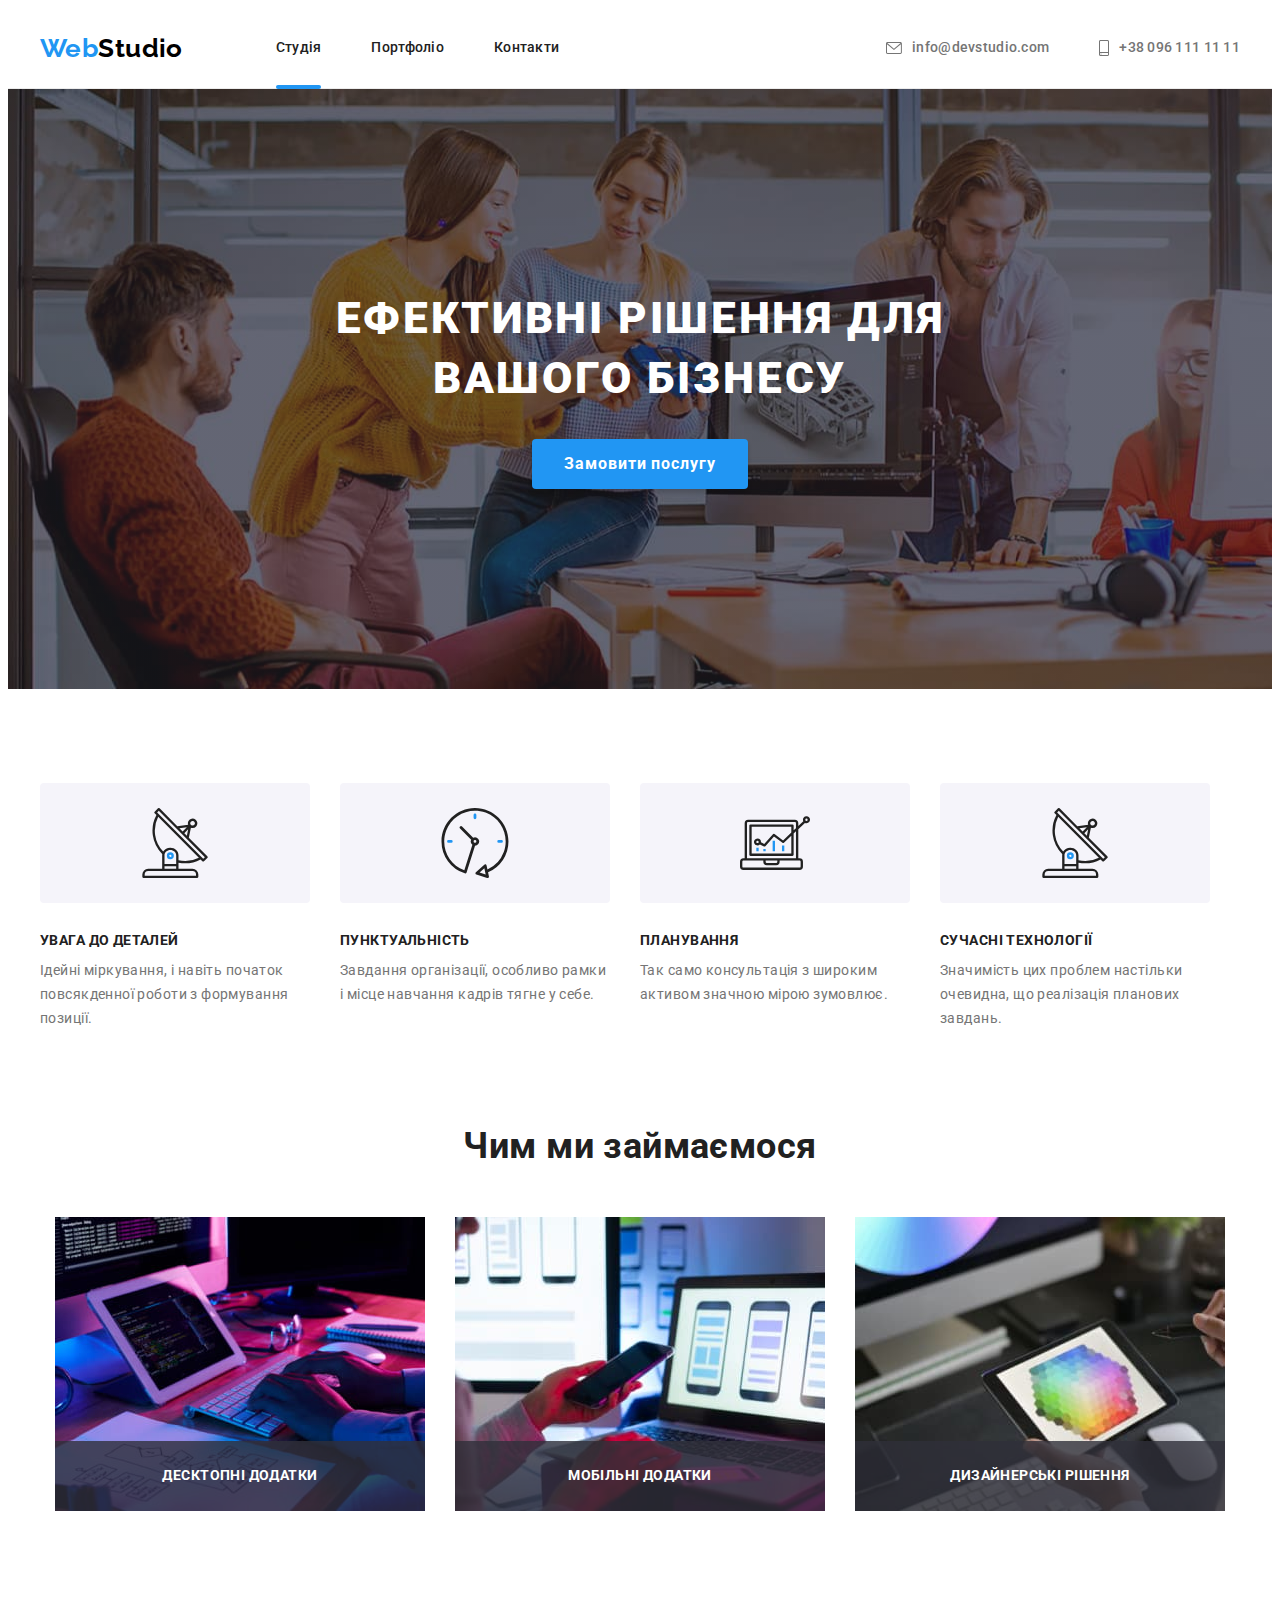
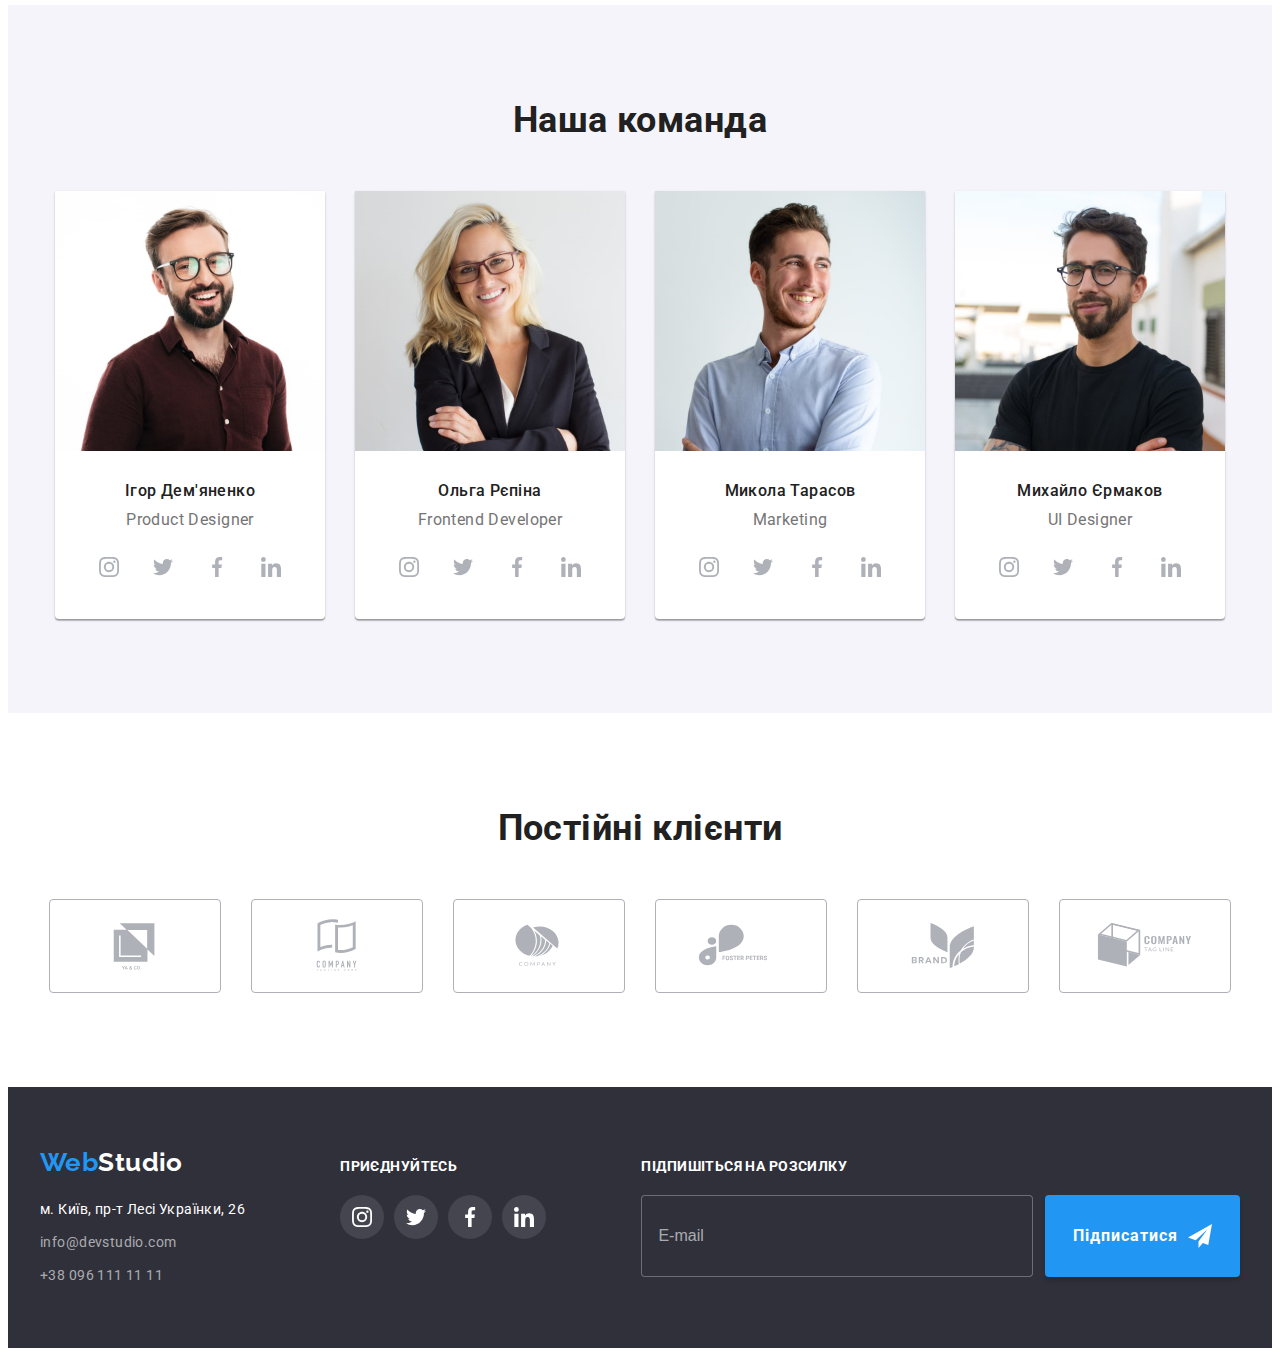
<file: index.html>
<!doctype html>
<html lang="uk">
  <head>
    <meta charset="UTF-8" />
    <meta http-equiv="X-UA-Compatible" content="IE=edge" />
    <meta name="viewport" content="width=device-width, initial-scale=1.0" />
    <link rel="preconnect" href="https://fonts.googleapis.com" />
    <link rel="preconnect" href="https://fonts.gstatic.com" crossorigin />
    <link
      href="https://fonts.googleapis.com/css2?family=Raleway:wght@700&family=Roboto:wght@400;500;700;900&display=swap"
      rel="stylesheet"
    />
    <link
      rel="stylesheet"
      href="https://cdnjs.cloudflare.com/ajax/libs/modern-normalize/1.1.0/modern-normalize.min.css"
      integrity="sha512-wpPYUAdjBVSE4KJnH1VR1HeZfpl1ub8YT/NKx4PuQ5NmX2tKuGu6U/JRp5y+Y8XG2tV+wKQpNHVUX03MfMFn9Q=="
      crossorigin="anonymous"
      referrerpolicy="no-referrer"
    />
    <link rel="stylesheet" href="./css/main.min.css" />
    <title>WebStudio</title>
  </head>
  <body>
    <!-- Навбар -->
    <header class="header">
      <div class="container main-nav">
        <nav class="navbar">
          <a class="logo link-undecor" href="./index.html"
            ><span class="logo-blue">Web</span>Studio</a
          >
          <ul class="semantic-list nav-links">
            <li>
              <a class="navbar-link active link-undecor" href="./index.html"
                >Студія</a
              >
            </li>
            <li>
              <a class="navbar-link link-undecor" href="./portfolio.html"
                >Портфоліо</a
              >
            </li>
            <li>
              <a class="navbar-link link-undecor" href="#">Контакти</a>
            </li>
          </ul>
        </nav>

        <!-- Контакты -->
        <ul class="semantic-list nav-links nav-address-list">
          <li>
            <a
              class="navbar-contact navbar-link link-undecor"
              href="mailto:info@devstudio.com"
            >
              <svg class="nav-icon" width="16" height="12">
                <use href="./images/icons.svg#icon-ico-envelope"></use>
              </svg>
              <span>info@devstudio.com</span></a
            >
          </li>
          <li>
            <a
              class="navbar-contact navbar-link link-undecor"
              href="tel:380961111111"
            >
              <svg class="nav-icon" width="10" height="16">
                <use href="./images/icons.svg#icon-ico-smartphone"></use>
              </svg>
              <span>+38 096 111 11 11</span>
            </a>
          </li>
        </ul>
      </div>
    </header>
    <main>
      <!-- !Герой -->
      <section class="hero-section hero-overlay">
        <div class="container hero">
          <h1 class="hero-title">
            Ефективні рішення для <br />
            вашого бізнесу
          </h1>
          <button class="hero-btn" type="button" data-modal-open>
            Замовити послугу
          </button>
        </div>
      </section>
      <!-- Преимущества -->
      <section class="section">
        <!-- Скрытый заголовок -->
        <div class="container">
          <h2 class="is-hidden">Переваги</h2>
          <ul class="semantic-list advantages">
            <li class="adv-item">
              <div class="adv-icon-container">
                <svg class="adv-icon">
                  <use href="./images/icons.svg#icon-adv-antenna"></use>
                </svg>
              </div>
              <h3 class="adv-title">Увага до деталей</h3>
              <p class="adv-descript">
                Ідейні міркування, і навіть початок повсякденної роботи з
                формування позиції.
              </p>
            </li>
            <li class="adv-item">
              <div class="adv-icon-container">
                <svg class="adv-icon">
                  <use href="./images/icons.svg#icon-adv-clock"></use>
                </svg>
              </div>
              <h3 class="adv-title">Пунктуальність</h3>
              <p class="adv-descript">
                Завдання організації, особливо рамки і місце навчання кадрів
                тягне у себе.
              </p>
            </li>
            <li class="adv-item">
              <div class="adv-icon-container">
                <svg class="adv-icon">
                  <use href="./images/icons.svg#icon-adv-diagram"></use>
                </svg>
              </div>
              <h3 class="adv-title">Планування</h3>
              <p class="adv-descript">
                Так само консультація з широким активом значною мірою зумовлює.
              </p>
            </li>
            <li class="adv-item">
              <div class="adv-icon-container">
                <svg class="adv-icon">
                  <use href="./images/icons.svg#icon-adv-antenna"></use>
                </svg>
              </div>
              <h3 class="adv-title">Сучасні технології</h3>
              <p class="adv-descript">
                Значимість цих проблем настільки очевидна, що реалізація
                планових завдань.
              </p>
            </li>
          </ul>
        </div>
      </section>
      <!-- Галерея профілів компаній -->
      <section class="gallery section">
        <div class="container">
          <h2 class="gallery-title">Чим ми займаємося</h2>
          <ul class="semantic-list gallery-container">
            <li class="gallery-img">
              <img src="./images/img1.jpg" alt="програмування" width="370" />
              <div class="gallery-img-title-container">
                <p class="gallery-img-title">Десктопні додатки</p>
              </div>
            </li>
            <li class="gallery-img">
              <img src="./images/img2.jpg" alt="дизайн" width="370" />
              <div class="gallery-img-title-container">
                <p class="gallery-img-title">Мобільні додатки</p>
              </div>
            </li>
            <li class="gallery-img">
              <img src="./images/img3.jpg" alt="підбор кольорів" width="370" />
              <div class="gallery-img-title-container">
                <p class="gallery-img-title">Дизайнерські рішення</p>
              </div>
            </li>
          </ul>
        </div>
      </section>
      <!-- Команда -->
      <section class="team section">
        <div class="container">
          <h2 class="team-title">Наша команда</h2>
          <ul class="semantic-list team-container">
            <li class="memb">
              <img
                class="memb-img"
                src="./images/team1.jpg"
                alt="Ігор Дем'яненко"
                width="270"
              />
              <div class="memb-sign-container">
                <h3 class="memb-name">Ігор Дем'яненко</h3>
                <p class="memb-position">Product Designer</p>
                <ul class="memb-net-container semantic-list">
                  <li>
                    <a class="net-icon-container" href="#">
                      <svg class="net-icon">
                        <use href="./images/icons.svg#icon-social-inst"></use>
                      </svg>
                    </a>
                  </li>
                  <li>
                    <a class="net-icon-container" href="#">
                      <svg class="net-icon">
                        <use href="./images/icons.svg#icon-social-twitt"></use>
                      </svg>
                    </a>
                  </li>
                  <li>
                    <a class="net-icon-container" href="#">
                      <svg class="net-icon">
                        <use href="./images/icons.svg#icon-social-fb"></use>
                      </svg>
                    </a>
                  </li>
                  <li>
                    <a class="net-icon-container" href="#">
                      <svg class="net-icon">
                        <use href="./images/icons.svg#icon-social-lin"></use>
                      </svg>
                    </a>
                  </li>
                </ul>
              </div>
            </li>
            <li class="memb">
              <img
                class="memb-img"
                src="./images/team2.jpg"
                alt="Ольга Рєпіна"
                width="270"
              />
              <div class="memb-sign-container">
                <h3 class="memb-name">Ольга Рєпіна</h3>
                <p class="memb-position">Frontend Developer</p>
                <ul class="memb-net-container semantic-list">
                  <li>
                    <a class="net-icon-container" href="#">
                      <svg class="net-icon">
                        <use href="./images/icons.svg#icon-social-inst"></use>
                      </svg>
                    </a>
                  </li>
                  <li>
                    <a class="net-icon-container" href="#">
                      <svg class="net-icon">
                        <use href="./images/icons.svg#icon-social-twitt"></use>
                      </svg>
                    </a>
                  </li>
                  <li>
                    <a class="net-icon-container" href="#">
                      <svg class="net-icon">
                        <use href="./images/icons.svg#icon-social-fb"></use>
                      </svg>
                    </a>
                  </li>
                  <li>
                    <a class="net-icon-container" href="#">
                      <svg class="net-icon">
                        <use href="./images/icons.svg#icon-social-lin"></use>
                      </svg>
                    </a>
                  </li>
                </ul>
              </div>
            </li>
            <li class="memb">
              <img
                class="memb-img"
                src="./images/team3.jpg"
                alt="Микола Тарасов"
                width="270"
              />
              <div class="memb-sign-container">
                <h3 class="memb-name">Микола Тарасов</h3>
                <p class="memb-position">Marketing</p>
                <ul class="memb-net-container semantic-list">
                  <li>
                    <a class="net-icon-container" href="#">
                      <svg class="net-icon">
                        <use href="./images/icons.svg#icon-social-inst"></use>
                      </svg>
                    </a>
                  </li>
                  <li>
                    <a class="net-icon-container" href="#">
                      <svg class="net-icon">
                        <use href="./images/icons.svg#icon-social-twitt"></use>
                      </svg>
                    </a>
                  </li>
                  <li>
                    <a class="net-icon-container" href="#">
                      <svg class="net-icon">
                        <use href="./images/icons.svg#icon-social-fb"></use>
                      </svg>
                    </a>
                  </li>
                  <li>
                    <a class="net-icon-container" href="#">
                      <svg class="net-icon">
                        <use href="./images/icons.svg#icon-social-lin"></use>
                      </svg>
                    </a>
                  </li>
                </ul>
              </div>
            </li>
            <li class="memb">
              <img
                class="memb-img"
                src="./images/team4.jpg"
                alt="Михайло Єрмаков"
                width="270"
              />
              <div class="memb-sign-container">
                <h3 class="memb-name">Михайло Єрмаков</h3>
                <p class="memb-position">UI Designer</p>
                <ul class="memb-net-container semantic-list">
                  <li>
                    <a class="net-icon-container" href="#">
                      <svg class="net-icon">
                        <use href="./images/icons.svg#icon-social-inst"></use>
                      </svg>
                    </a>
                  </li>
                  <li>
                    <a class="net-icon-container" href="#">
                      <svg class="net-icon">
                        <use href="./images/icons.svg#icon-social-twitt"></use>
                      </svg>
                    </a>
                  </li>
                  <li>
                    <a class="net-icon-container" href="#">
                      <svg class="net-icon">
                        <use href="./images/icons.svg#icon-social-fb"></use>
                      </svg>
                    </a>
                  </li>
                  <li>
                    <a class="net-icon-container" href="#">
                      <svg class="net-icon">
                        <use href="./images/icons.svg#icon-social-lin"></use>
                      </svg>
                    </a>
                  </li>
                </ul>
              </div>
            </li>
          </ul>
        </div>
      </section>
      <!-- Постоянные клиенты -->
      <section class="section">
        <div class="container">
          <h2 class="client-title">Постійні клієнти</h2>
          <ul class="semantic-list clients">
            <li>
              <a class="cli-logo-container" href="#">
                <svg class="cli-icon">
                  <use href="./images/icons.svg#icon-cli-logo1"></use>
                </svg>
              </a>
            </li>
            <li>
              <a class="cli-logo-container" href="#">
                <svg class="cli-icon">
                  <use href="./images/icons.svg#icon-cli-logo2"></use>
                </svg>
              </a>
            </li>
            <li>
              <a class="cli-logo-container" href="#">
                <svg class="cli-icon">
                  <use href="./images/icons.svg#icon-cli-logo3"></use>
                </svg>
              </a>
            </li>
            <li>
              <a class="cli-logo-container" href="#">
                <svg class="cli-icon">
                  <use href="./images/icons.svg#icon-cli-logo4"></use>
                </svg>
              </a>
            </li>
            <li>
              <a class="cli-logo-container" href="#">
                <svg class="cli-icon">
                  <use href="./images/icons.svg#icon-cli-logo5"></use>
                </svg>
              </a>
            </li>
            <li>
              <a class="cli-logo-container" href="#">
                <svg class="cli-icon">
                  <use href="./images/icons.svg#icon-cli-logo6"></use>
                </svg>
              </a>
            </li>
          </ul>
        </div>
      </section>
    </main>
    <!-- Футер -->
    <footer class="footer">
      <div class="container footer-blocks">
        <div>
          <a class="logo footer-logo link-undecor" href="./index.html"
            ><span class="logo-blue">Web</span>Studio</a
          >
          <!-- Адрес -->
          <address>
            <ul class="semantic-list">
              <li class="footer-address">
                <a
                  class="adress link-undecor"
                  href="https://goo.gl/maps/ojvog4Eh8GTVvdpZ6"
                  target="_blank"
                  rel="noopener noreferrer"
                  >м. Київ, пр-т Лесі Українки, 26</a
                >
              </li>
              <li class="footer-address">
                <a
                  class="adress footer-contact link-undecor"
                  href="mailto:info@devstudio.com"
                  >info@devstudio.com</a
                >
              </li>
              <li class="footer-address">
                <a
                  class="adress footer-contact link-undecor"
                  href="tel:380961111111"
                  >+38 096 111 11 11</a
                >
              </li>
            </ul>
          </address>
        </div>
        <div class="footer-join">
          <p class="footer-join-title">Приєднуйтесь</p>
          <ul class="semantic-list footer-net-icons">
            <li>
              <a class="footer-net-icon-container" href="#">
                <svg class="footer-net-icon">
                  <use href="./images/icons.svg#icon-social-inst"></use>
                </svg>
              </a>
            </li>
            <li>
              <a class="footer-net-icon-container" href="#">
                <svg class="footer-net-icon ftr">
                  <use href="./images/icons.svg#icon-social-twitt"></use>
                </svg>
              </a>
            </li>
            <li>
              <a class="footer-net-icon-container" href="#">
                <svg class="footer-net-icon">
                  <use href="./images/icons.svg#icon-social-fb"></use>
                </svg>
              </a>
            </li>
            <li>
              <a class="footer-net-icon-container" href="#">
                <svg class="footer-net-icon">
                  <use href="./images/icons.svg#icon-social-lin"></use>
                </svg>
              </a>
            </li>
          </ul>
        </div>
        <div class="footer-mailing">
          <form class="footer-mailing-form">
            <lable for="footer_email_form" class="footer-form-title"
              >Підпишіться на розсилку</lable
            >
            <div class="footer-form-input-wrapper">
              <input
                type="email"
                id="footer_email_form"
                class="footer-form-input"
                placeholder="E-mail"
              />
              <button type="submit" class="footer-submit-btn">
                Підписатися<svg
                  class="footer-submit-icon"
                  width="24"
                  height="24"
                >
                  <use href="./images/icons.svg#icon-footer-send"></use>
                </svg>
              </button>
            </div>
          </form>
        </div>
      </div>
    </footer>

    <!-- Модальное окно -->
    <div class="backdrop is-hidden" data-modal>
      <div class="modal">
        <!-- Форма -->
        <form name="modal-form" class="modal-form" autocomplete="on">
          <p class="form-header">Залиште свої дані, ми вам передзвонимо</p>

          <div class="form-fields-container">
            <div class="form-field">
              <label for="user_name" class="form-lable">Ім'я</label>
              <div class="form-input-wrapper">
                <input
                  type="text"
                  id="user_name"
                  class="form-input"
                  name="user_name"
                  autofocus
                  required
                  pattern="^[a-zA-Zа-яА-ЯіІїЇєЄґҐ'\s]+$"
                  minlength="3"
                />
                <svg class="form-input-icon" width="18" height="18">
                  <use href="./images/icons.svg#icon-modal-name"></use>
                </svg>
              </div>
            </div>

            <div class="form-field">
              <label for="user_phone" class="form-lable">Телефон</label>
              <div class="form-input-wrapper">
                <input
                  type="tel"
                  id="user_phone"
                  class="form-input"
                  name="user_telephone"
                  required
                  pattern="^[ 0-9]+$"
                  title="093xxxxxxx"
                />
                <svg class="form-input-icon" width="18" height="18">
                  <use href="./images/icons.svg#icon-modal-phone"></use>
                </svg>
              </div>
            </div>

            <div class="form-field">
              <label for="user_email" class="form-lable">Пошта</label>
              <div class="form-input-wrapper">
                <input
                  type="email"
                  id="user_email"
                  class="form-input"
                  name="user_email"
                  required
                />
                <svg class="form-input-icon" width="18" height="18">
                  <use href="./images/icons.svg#icon-modal-envelop"></use>
                </svg>
              </div>
            </div>

            <div class="form-field">
              <label for="user_comment" class="form-lable">Коментар</label>
              <textarea
                type="textarea"
                id="user_comment"
                class="form-comment"
                placeholder="Введіть текст"
              ></textarea>
            </div>
          </div>
          <div class="form-checkbox">
            <input
              type="checkbox"
              id="user_term"
              class="form-check is-hidden"
              required
            />
            <label for="user_term" class="form-check-text"
              >Погоджуюся з розсилкою та приймаю&nbsp;
              <a href="#" class="term-link">Умови договору</a></label
            >
          </div>
          <button type="submit" class="form-submit">Відправити</button>
        </form>
        <button class="close-icon-container" data-modal-close>
          <svg class="close-icon">
            <use href="./images/icons.svg#icon-modal-close"></use>
          </svg>
        </button>
      </div>
    </div>
    <script src="./js/modal.js"></script>
  </body>
</html>
</file>
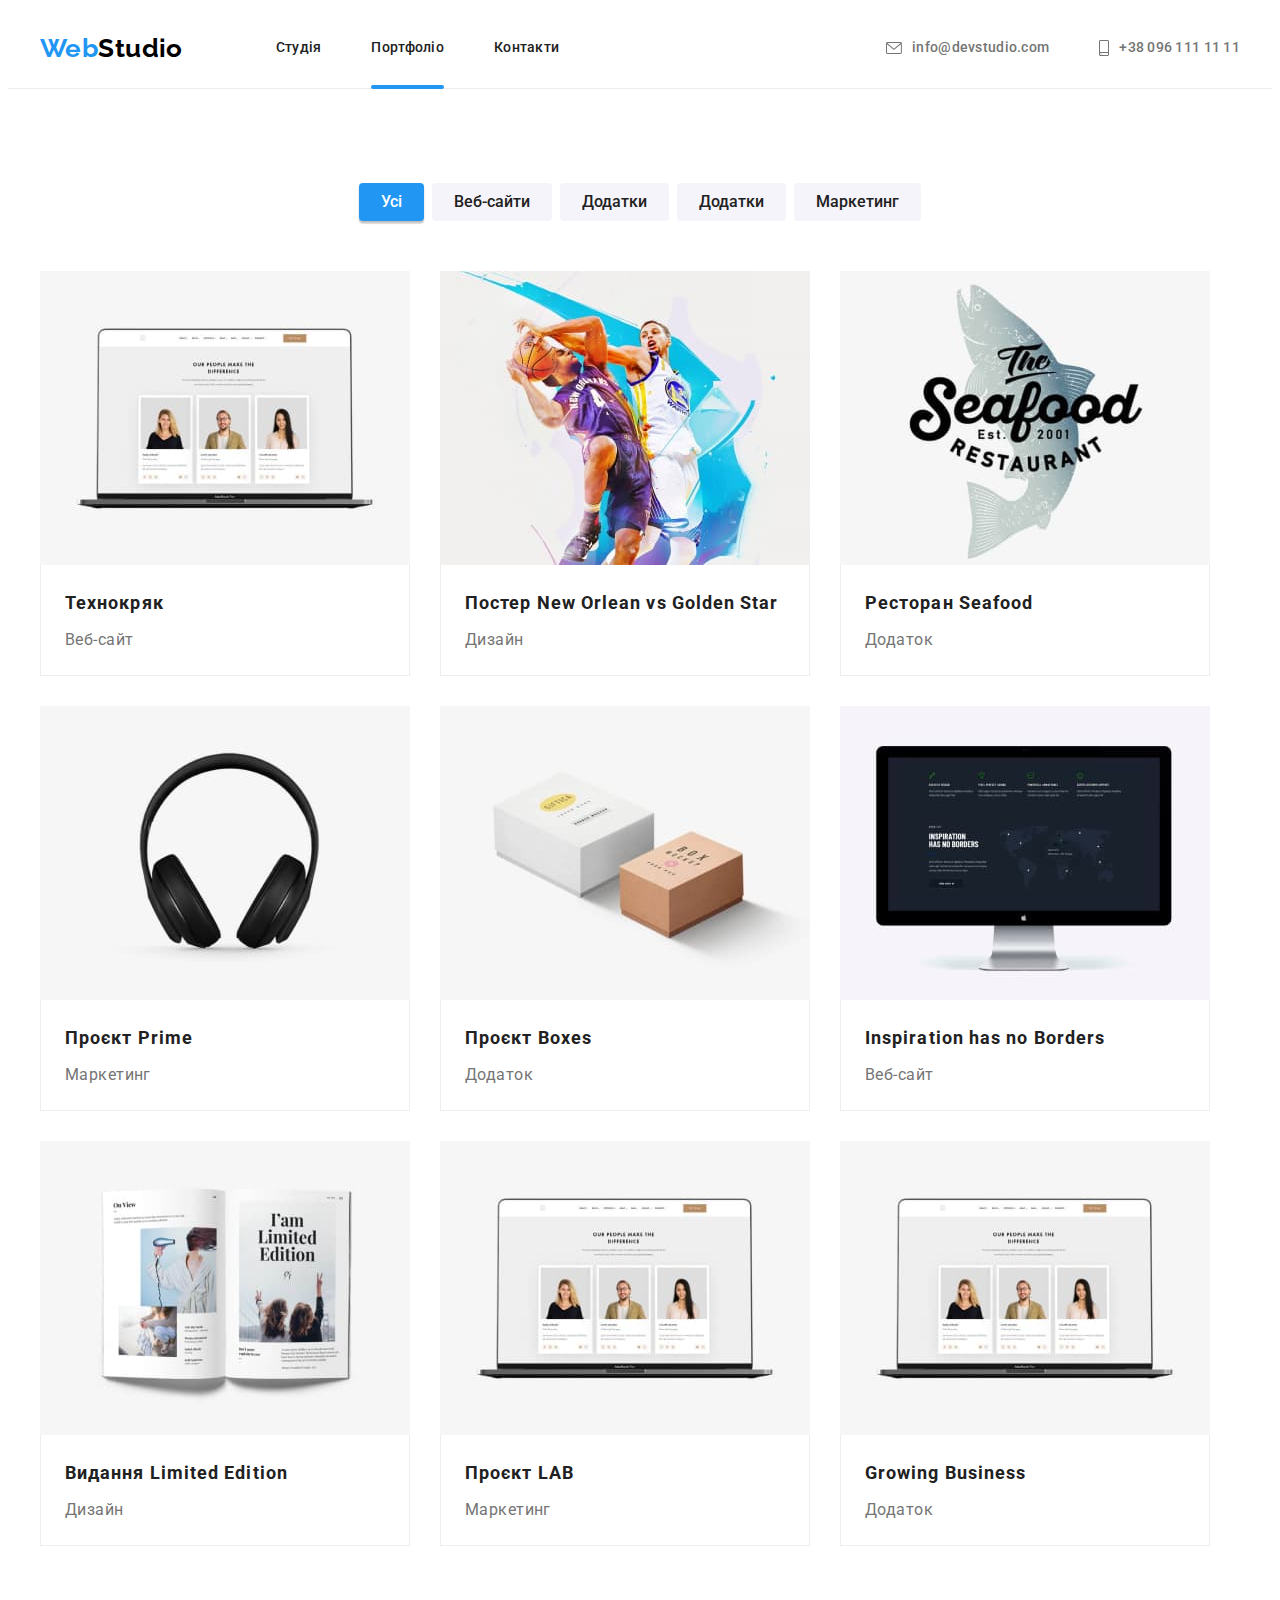
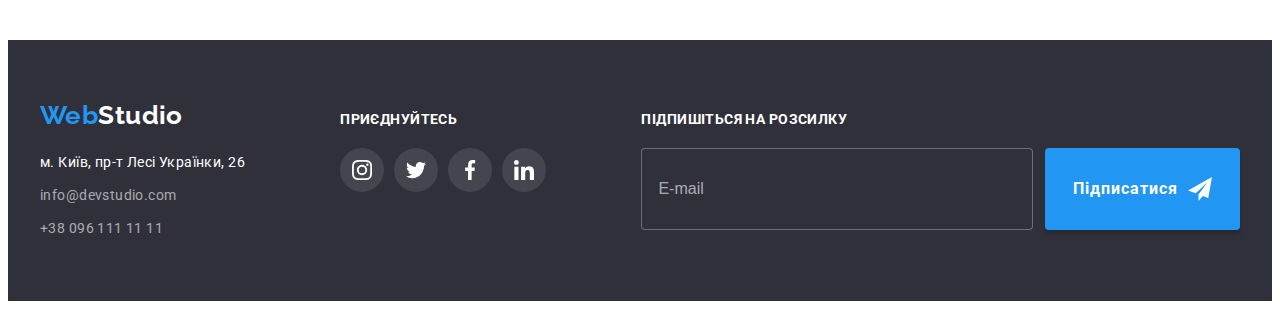
<file: portfolio.html>
<!doctype html>
<html lang="uk">
  <head>
    <meta charset="UTF-8" />
    <meta http-equiv="X-UA-Compatible" content="IE=edge" />
    <meta name="viewport" content="width=device-width, initial-scale=1.0" />
    <link rel="preconnect" href="https://fonts.googleapis.com" />
    <link rel="preconnect" href="https://fonts.gstatic.com" crossorigin />
    <link
      href="https://fonts.googleapis.com/css2?family=Raleway:wght@700&family=Roboto:wght@400;500;700;900&display=swap"
      rel="stylesheet"
    />
    <link
      rel="stylesheet"
      href="https://cdnjs.cloudflare.com/ajax/libs/modern-normalize/1.1.0/modern-normalize.min.css"
      integrity="sha512-wpPYUAdjBVSE4KJnH1VR1HeZfpl1ub8YT/NKx4PuQ5NmX2tKuGu6U/JRp5y+Y8XG2tV+wKQpNHVUX03MfMFn9Q=="
      crossorigin="anonymous"
      referrerpolicy="no-referrer"
    />
    <link rel="stylesheet" href="./css/main.min.css" />
    <title>Портофоліо</title>
  </head>
  <body>
    <!-- Навбар -->
    <header class="header">
      <div class="container main-nav">
        <nav class="navbar">
          <a class="logo link-undecor" href="./index.html"
            ><span class="logo-blue">Web</span>Studio</a
          >
          <ul class="semantic-list nav-links">
            <li>
              <a class="navbar-link link-undecor" href="./index.html">Студія</a>
            </li>
            <li>
              <a class="navbar-link link-undecor active" href="./portfolio.html"
                >Портфоліо</a
              >
            </li>
            <li>
              <a class="navbar-link link-undecor" href="#">Контакти</a>
            </li>
          </ul>
        </nav>

        <!-- Контакты -->
        <ul class="semantic-list nav-links nav-address-list">
          <li>
            <a
              class="navbar-contact navbar-link link-undecor"
              href="mailto:info@devstudio.com"
            >
              <svg class="nav-icon" width="16" height="12">
                <use href="./images/icons.svg#icon-ico-envelope"></use>
              </svg>
              <span>info@devstudio.com</span></a
            >
          </li>
          <li>
            <a
              class="navbar-contact navbar-link link-undecor"
              href="tel:380961111111"
            >
              <svg class="nav-icon" width="10" height="16">
                <use href="./images/icons.svg#icon-ico-smartphone"></use>
              </svg>
              <span>+38 096 111 11 11</span>
            </a>
          </li>
        </ul>
      </div>
    </header>
    <main>
      <section class="section">
        <div class="container">
          <!-- Скрытый заголовок -->
          <h1 class="is-hidden">Проєкти</h1>

          <!-- Кнопки фильтра -->
          <ul class="semantic-list filter">
            <li>
              <button class="projects-btn btn-active" type="button">Усі</button>
            </li>
            <li>
              <button class="projects-btn" type="button">Веб-сайти</button>
            </li>
            <li>
              <button class="projects-btn" type="button">Додатки</button>
            </li>
            <li>
              <button class="projects-btn" type="button">Додатки</button>
            </li>
            <li>
              <button class="projects-btn" type="button">Маркетинг</button>
            </li>
          </ul>

          <!-- Галерея работ -->
          <ul class="semantic-list projects">
            <li class="proj-item">
              <a class="link-undecor proj-link" href="#">
                <div class="proj-img-container">
                  <img
                    class="proj-img"
                    src="./images/project1.jpg"
                    alt="Технокряк"
                    width="370"
                  />
                  <div class="proj-overlay">
                    <p class="proj-description">
                      Ресурс пропонує комплексні пропозиції з різним рівнем
                      функціоналу та сервісів. Все це дозволить відвідувачу
                      отримати вичерпні відомості про компанію чи приватну
                      особу.
                    </p>
                  </div>
                </div>
                <div class="proj-descript-block">
                  <h2 class="proj-name">Технокряк</h2>
                  <p class="proj-type">Веб-сайт</p>
                </div>
              </a>
            </li>
            <li class="proj-item">
              <a class="link-undecor proj-link" href="#">
                <div class="proj-img-container">
                  <img
                    class="proj-img"
                    src="./images/project2.jpg"
                    alt="Постер New Orlean vs Golden Star"
                    width="370"
                  />
                  <div class="proj-overlay">
                    <p class="proj-description">
                      Ресурс пропонує комплексні пропозиції з різним рівнем
                      функціоналу та сервісів. Все це дозволить відвідувачу
                      отримати вичерпні відомості про компанію чи приватну
                      особу.
                    </p>
                  </div>
                </div>
                <div class="proj-descript-block">
                  <h2 class="proj-name">Постер New Orlean vs Golden Star</h2>
                  <p class="proj-type">Дизайн</p>
                </div>
              </a>
            </li>
            <li class="proj-item">
              <a class="link-undecor proj-link" href="#">
                <div class="proj-img-container">
                  <img
                    class="proj-img"
                    src="./images/project3.jpg"
                    alt="Ресторан Seafood"
                    width="370"
                  />
                  <div class="proj-overlay">
                    <p class="proj-description">
                      Ресурс пропонує комплексні пропозиції з різним рівнем
                      функціоналу та сервісів. Все це дозволить відвідувачу
                      отримати вичерпні відомості про компанію чи приватну
                      особу.
                    </p>
                  </div>
                </div>
                <div class="proj-descript-block">
                  <h2 class="proj-name">Ресторан Seafood</h2>
                  <p class="proj-type">Додаток</p>
                </div>
              </a>
            </li>
            <li class="proj-item">
              <a class="link-undecor proj-link" href="#">
                <div class="proj-img-container">
                  <img
                    class="proj-img"
                    src="./images/project4.jpg"
                    alt="Проєкт Prime"
                    width="370"
                  />
                  <div class="proj-overlay">
                    <p class="proj-description">
                      Ресурс пропонує комплексні пропозиції з різним рівнем
                      функціоналу та сервісів. Все це дозволить відвідувачу
                      отримати вичерпні відомості про компанію чи приватну
                      особу.
                    </p>
                  </div>
                </div>
                <div class="proj-descript-block">
                  <h2 class="proj-name">Проєкт Prime</h2>
                  <p class="proj-type">Маркетинг</p>
                </div>
              </a>
            </li>
            <li class="proj-item">
              <a class="link-undecor proj-link" href="#">
                <div class="proj-img-container">
                  <img
                    class="proj-img"
                    src="./images/project5.jpg"
                    alt="Проєкт Boxes"
                    width="370"
                  />
                  <div class="proj-overlay">
                    <p class="proj-description">
                      Ресурс пропонує комплексні пропозиції з різним рівнем
                      функціоналу та сервісів. Все це дозволить відвідувачу
                      отримати вичерпні відомості про компанію чи приватну
                      особу.
                    </p>
                  </div>
                </div>
                <div class="proj-descript-block">
                  <h2 class="proj-name">Проєкт Boxes</h2>
                  <p class="proj-type">Додаток</p>
                </div>
              </a>
            </li>
            <li class="proj-item">
              <a class="link-undecor proj-link" href="#">
                <div class="proj-img-container">
                  <img
                    class="proj-img"
                    src="./images/project6.jpg"
                    alt="Inspiration has no Borders"
                    width="370"
                  />
                  <div class="proj-overlay">
                    <p class="proj-description">
                      Ресурс пропонує комплексні пропозиції з різним рівнем
                      функціоналу та сервісів. Все це дозволить відвідувачу
                      отримати вичерпні відомості про компанію чи приватну
                      особу.
                    </p>
                  </div>
                </div>
                <div class="proj-descript-block">
                  <h2 class="proj-name">Inspiration has no Borders</h2>
                  <p class="proj-type">Веб-сайт</p>
                </div>
              </a>
            </li>
            <li class="proj-item">
              <a class="link-undecor proj-link" href="#">
                <div class="proj-img-container">
                  <img
                    class="proj-img"
                    src="./images/project7.jpg"
                    alt="Видання Limited Edition"
                    width="370"
                  />
                  <div class="proj-overlay">
                    <p class="proj-description">
                      Ресурс пропонує комплексні пропозиції з різним рівнем
                      функціоналу та сервісів. Все це дозволить відвідувачу
                      отримати вичерпні відомості про компанію чи приватну
                      особу.
                    </p>
                  </div>
                </div>
                <div class="proj-descript-block">
                  <h2 class="proj-name">Видання Limited Edition</h2>
                  <p class="proj-type">Дизайн</p>
                </div>
              </a>
            </li>
            <li class="proj-item">
              <a class="link-undecor proj-link" href="#">
                <div class="proj-img-container">
                  <img
                    class="proj-img"
                    src="./images/project1.jpg"
                    alt="Проєкт LAB"
                    width="370"
                  />
                  <div class="proj-overlay">
                    <p class="proj-description">
                      Ресурс пропонує комплексні пропозиції з різним рівнем
                      функціоналу та сервісів. Все це дозволить відвідувачу
                      отримати вичерпні відомості про компанію чи приватну
                      особу.
                    </p>
                  </div>
                </div>

                <div class="proj-descript-block">
                  <h2 class="proj-name">Проєкт LAB</h2>
                  <p class="proj-type">Маркетинг</p>
                </div>
              </a>
            </li>
            <li class="proj-item">
              <a class="link-undecor proj-link" href="#">
                <div class="proj-img-container">
                  <img
                    class="proj-img"
                    src="./images/project1.jpg"
                    alt="Growing Business"
                    width="370"
                  />
                  <div class="proj-overlay">
                    <p class="proj-description">
                      Ресурс пропонує комплексні пропозиції з різним рівнем
                      функціоналу та сервісів. Все це дозволить відвідувачу
                      отримати вичерпні відомості про компанію чи приватну
                      особу.
                    </p>
                  </div>
                </div>
                <div class="proj-descript-block">
                  <h2 class="proj-name">Growing Business</h2>
                  <p class="proj-type">Додаток</p>
                </div>
              </a>
            </li>
          </ul>
        </div>
      </section>
    </main>

    <!-- Футер -->
    <footer class="footer">
      <div class="container footer-blocks">
        <div>
          <a class="logo footer-logo link-undecor" href="./index.html"
            ><span class="logo-blue">Web</span>Studio</a
          >
          <!-- Адрес -->
          <address>
            <ul class="semantic-list">
              <li class="footer-address">
                <a
                  class="adress link-undecor"
                  href="https://goo.gl/maps/ojvog4Eh8GTVvdpZ6"
                  target="_blank"
                  rel="noopener noreferrer"
                  >м. Київ, пр-т Лесі Українки, 26</a
                >
              </li>
              <li class="footer-address">
                <a
                  class="adress footer-contact link-undecor"
                  href="mailto:info@devstudio.com"
                  >info@devstudio.com</a
                >
              </li>
              <li class="footer-address">
                <a
                  class="adress footer-contact link-undecor"
                  href="tel:380961111111"
                  >+38 096 111 11 11</a
                >
              </li>
            </ul>
          </address>
        </div>
        <div class="footer-join">
          <p class="footer-join-title">Приєднуйтесь</p>
          <ul class="semantic-list footer-net-icons">
            <li>
              <a class="footer-net-icon-container" href="#">
                <svg class="footer-net-icon">
                  <use href="./images/icons.svg#icon-social-inst"></use>
                </svg>
              </a>
            </li>
            <li>
              <a class="footer-net-icon-container" href="#">
                <svg class="footer-net-icon ftr">
                  <use href="./images/icons.svg#icon-social-twitt"></use>
                </svg>
              </a>
            </li>
            <li>
              <a class="footer-net-icon-container" href="#">
                <svg class="footer-net-icon">
                  <use href="./images/icons.svg#icon-social-fb"></use>
                </svg>
              </a>
            </li>
            <li>
              <a class="footer-net-icon-container" href="#">
                <svg class="footer-net-icon">
                  <use href="./images/icons.svg#icon-social-lin"></use>
                </svg>
              </a>
            </li>
          </ul>
        </div>
        <div class="footer-mailing">
          <form class="footer-mailing-form">
            <lable for="footer_email_form" class="footer-form-title"
              >Підпишіться на розсилку</lable
            >
            <div class="footer-form-input-wrapper">
              <input
                type="email"
                id="footer_email_form"
                class="footer-form-input"
                placeholder="E-mail"
              />
              <button type="submit" class="footer-submit-btn">
                Підписатися<svg
                  class="footer-submit-icon"
                  width="24"
                  height="24"
                >
                  <use href="./images/icons.svg#icon-footer-send"></use>
                </svg>
              </button>
            </div>
          </form>
        </div>
      </div>
    </footer>
  </body>
</html>
</file>
<file: css/main.min.css>
body{font-family:"Roboto",sans-serif;font-size:14px;letter-spacing:.03em;line-height:1.14;background-color:#fff;color:#212121}img{display:block;max-width:100%;height:auto}h1,h2,h3,p,ul{margin:0;padding:0}a{color:inherit}.container{width:1200px;padding-left:15px;padding-right:15px;margin:0 auto}.section{padding-top:94px;padding-bottom:94px}.is-hidden{position:absolute;width:1px;height:1px;margin:-1px;border:0;padding:0;white-space:nowrap;-webkit-clip-path:inset(100%);clip-path:inset(100%);clip:rect(0 0 0 0);overflow:hidden}.semantic-list{list-style:none}.btn-undecor{border:none}.link-undecor{text-decoration:none}.client-title,.team-title,.gallery-title{margin-bottom:50px;font-weight:700;font-size:36px;line-height:1.17;text-align:center}.logo{margin-right:93px;font-family:"Raleway",sans-serif;font-weight:700;font-size:26px;line-height:1.19;color:#000}.logo-blue{color:#2196f3}.active,.navbar-contact:hover .nav-icon,.navbar-contact:focus .nav-icon,.navbar-link:hover,.navbar-link:focus{transition:color 250ms cubic-bezier(0.4, 0, 0.2, 1);color:#2196f3;fill:currentColor}.header{border-bottom:1px solid #ececec}.main-nav{display:flex;align-items:center}.navbar{display:flex;align-items:center}.nav-links{display:flex;margin-left:auto;gap:50px}.navbar-link{position:relative;display:block;padding-top:32px;padding-bottom:32px;font-weight:500;font-size:14px;letter-spacing:.02em;color:#212121}.navbar-link.active::after{content:"";position:absolute;bottom:-1px;display:block;width:100%;height:4px;background:#2196f3;border-radius:2px}.navbar-contact{display:flex;align-items:center;gap:10px;color:#757575}.nav-icon{display:inline-block;fill:currentColor}.hero-section{padding-top:200px;padding-bottom:200px;background-color:#2f303a}.hero-overlay{margin-left:auto;margin-right:auto;max-width:1600px;background-image:linear-gradient(rgba(47, 48, 58, 0.4), rgba(47, 48, 58, 0.4)),url("../images/bg-hero-img.jpg");background-repeat:no-repeat;background-size:cover}.hero{display:flex;justify-content:center;align-items:center;flex-direction:column}.hero-title{font-weight:900;font-size:44px;line-height:1.36;text-align:center;text-transform:uppercase;color:#fff;letter-spacing:.06em}.hero-btn{display:block;margin-left:auto;margin-right:auto;margin-top:30px;padding:10px 32px;border-radius:4px;box-shadow:0px 4px 4px rgba(0,0,0,.15);border:none;cursor:pointer;font-family:inherit;font-weight:700;font-size:16px;line-height:1.88;letter-spacing:.06em;background-color:#2196f3;color:#fff}.advantages{display:flex;gap:30px}.adv-item{max-width:270px}.adv-icon-container{display:flex;justify-content:center;align-items:center;margin-bottom:30px;height:120px;border-radius:4px;background-color:#f5f4fa}.adv-icon{width:70px;height:70px}.adv-title{margin-bottom:10px;font-size:14px;font-weight:700;text-transform:uppercase}.adv-descript{line-height:1.71;color:#757575}.gallery{padding-top:0}.gallery-container{display:flex;justify-content:center;gap:30px}.gallery-img{position:relative}.gallery-img-title-container{position:absolute;bottom:0;width:100%;display:flex;justify-content:center;align-items:center;height:70px;background-color:rgba(47,48,58,.8)}.gallery-img-title{font-weight:700;text-align:center;text-transform:uppercase;color:#fff}.team-container{display:flex;justify-content:center;gap:30px}.team{background-color:#f5f4fa}.memb{text-align:center;background-color:#fff;box-shadow:0px 1px 3px rgba(0,0,0,.12),0px 1px 1px rgba(0,0,0,.14),0px 2px 1px rgba(0,0,0,.2);border-radius:0px 0px 4px 4px}.memb-sign-container{padding:30px 32px}.memb-name{margin-bottom:10px;line-height:1.19;font-size:16px;font-weight:500}.memb-position{margin-bottom:16px;color:#757575;line-height:1.19;font-size:16px}.memb-net-container{display:flex;gap:10px}.net-icon-container{display:flex;justify-content:center;align-items:center;height:44px;width:44px;text-align:center;background-color:#fff;border-radius:50%}.net-icon-container:hover,.net-icon-container:focus{transition:background-color 250ms cubic-bezier(0.4, 0, 0.2, 1);background-color:#2196f3}.net-icon-container:focus .net-icon,.net-icon-container:hover .net-icon{fill:#fff}.net-icon{height:20px;width:20px;transition:fill 250ms cubic-bezier(0.4, 0, 0.2, 1);fill:#afb1b8}.clients{display:flex;justify-content:center;gap:30px}.cli-logo-container{display:flex;justify-content:center;align-items:center;width:170px;height:92px;border:1px solid #afb1b8;border-radius:4px;fill:#afb1b8;transition:fill 250ms cubic-bezier(0.4, 0, 0.2, 1),border-color 250ms cubic-bezier(0.4, 0, 0.2, 1)}.cli-logo-container:hover,.cli-logo-container:focus{fill:#2196f3;border-color:#2196f3}.cli-icon{height:60px;width:106px}.footer{background-color:#2f303a;padding-top:60px;padding-bottom:60px}.footer-blocks{display:flex;justify-content:space-between;align-items:baseline}.footer-logo{display:inline-block;margin-right:0;margin-bottom:20px;color:#fff}.adress{font-style:normal;line-height:1.71}.footer-address{color:#fff}.footer-address:not(:last-child){margin-bottom:9px}.footer-contact{color:rgba(255,255,255,.6)}.footer-join{margin-left:93px}.footer-join-title{margin-bottom:20px;color:#fff;font-weight:700;text-transform:uppercase;cursor:default}.footer-net-icons{display:flex;gap:10px}.footer-net-icon-container{display:flex;justify-content:center;align-items:center;height:44px;width:44px;text-align:center;border-radius:50%;background-color:rgba(255,255,255,.1019607843)}.footer-net-icon-container:hover,.footer-net-icon-container:focus{transition:background-color 250ms cubic-bezier(0.4, 0, 0.2, 1);background-color:#2196f3}.footer-net-icon{height:20px;width:20px;fill:#fff}.footer-mailing{margin-left:93px}.footer-form-title{color:#fff;text-transform:uppercase;font-size:14px;font-weight:700;line-height:1.14;cursor:default}.footer-form-input-wrapper{display:flex;gap:12px;margin-top:20px}.footer-form-input{height:50px;width:358px;padding:15px 16px;border-radius:4px;border:1px solid rgba(255,255,255,.3);background-color:#2f303a;font-size:16px;line-height:20px;color:#fff}.footer-form-input::-moz-placeholder{color:rgba(255,255,255,.6);font-size:16px;line-height:20px}.footer-form-input::placeholder{color:rgba(255,255,255,.6);font-size:16px;line-height:20px}.footer-form-input:hover,.footer-form-input:focus{border-color:#2196f3;outline:none}.footer-submit-btn{display:flex;justify-content:center;align-items:center;gap:10px;padding:10px 28px;border-radius:4px;min-width:160px;box-shadow:0px 4px 4px rgba(0,0,0,.15);border:none;cursor:pointer;font-family:inherit;font-weight:700;font-size:16px;line-height:1.88;letter-spacing:.06em;background-color:#2196f3;color:#fff}.footer-submit-icon{fill:#fff}.filter{display:flex;justify-content:center;margin-bottom:50px;gap:8px}.projects-btn{padding:6px 22px;border-radius:4px;border:none;font-family:inherit;cursor:pointer;font-weight:500;font-size:16px;line-height:1.63;background-color:#f5f4fa;color:#212121}.projects-btn:hover,.projects-btn:focus,.projects-btn:active{transition:background-color 250ms cubic-bezier(0.4, 0, 0.2, 1),box-shadow 250ms cubic-bezier(0.4, 0, 0.2, 1),color 250ms cubic-bezier(0.4, 0, 0.2, 1);box-shadow:0px 3px 1px rgba(0,0,0,.1),0px 1px 2px rgba(0,0,0,.08),0px 2px 2px rgba(0,0,0,.12);background-color:#2196f3;color:#fff}.btn-active{box-shadow:0px 3px 1px rgba(0,0,0,.1),0px 1px 2px rgba(0,0,0,.08),0px 2px 2px rgba(0,0,0,.12);background-color:#2196f3;color:#fff}.projects{display:flex;flex-wrap:wrap;gap:30px}.proj-item{width:370px}.proj-link{display:block;transition:box-shadow 250ms cubic-bezier(0.4, 0, 0.2, 1)}.proj-link:hover,.proj-link:focus{box-shadow:0px 1px 1px rgba(0,0,0,.12),0px 4px 4px rgba(0,0,0,.06),1px 4px 6px rgba(0,0,0,.16)}.proj-img-container{position:relative;overflow:hidden}.proj-overlay{position:absolute;top:0;left:0;height:100%;width:100%;display:flex;justify-content:center;align-items:center;padding:0 24px;background-color:rgba(33,150,243,.9);transform:translateY(101%);transition:transform 250ms cubic-bezier(0.4, 0, 0.2, 1)}.proj-link:hover .proj-overlay{transform:translateY(0)}.proj-description{font-size:18px;line-height:1.55;color:#fff}.proj-descript-block{display:block;padding:20px 24px;border-left:1px solid #eee;border-right:1px solid #eee;border-bottom:1px solid #eee}.proj-name{margin-bottom:4px;font-weight:700;font-size:18px;line-height:2;letter-spacing:.06em;color:#212121}.proj-type{font-size:16px;line-height:1.87;color:#757575}.backdrop{position:fixed;top:0;left:0;width:100%;height:100%;background-color:rgba(0,0,0,.2);opacity:1;transition:opacity 250ms cubic-bezier(0.4, 0, 0.2, 1)}.backdrop.is-hidden{opacity:0}.modal{position:absolute;top:50%;left:50%;transform:translate(-50%, -50%) scale(1);transition:transform 250ms cubic-bezier(0.4, 0, 0.2, 1);min-width:528px;min-height:581px;background:#fff;box-shadow:0px 1px 3px rgba(0,0,0,.12),0px 1px 1px rgba(0,0,0,.14),0px 2px 1px rgba(0,0,0,.2);border-radius:4px;padding:40px}.is-hidden .modal{transform:translate(-50%, -50%) scale(1.3)}.close-icon-container{position:absolute;top:8px;right:8px;cursor:pointer;display:flex;justify-content:center;align-items:center;height:29px;width:29px;text-align:center;background-color:#fff;border-radius:50%;border:1px solid rgba(0,0,0,.1)}.close-icon{height:18px;width:18px;fill:#000}.close-icon-container:hover .close-icon{fill:#2196f3;transition:fill 250ms cubic-bezier(0.4, 0, 0.2, 1)}.modal-form{display:flex;flex-direction:column}.form-header{font-size:20px;font-weight:700;text-align:center;color:#212121}.form-fields-container{margin-top:12px;margin-bottom:20px}.form-field{margin-bottom:10px}.form-lable{display:block;margin-bottom:4px;font-size:12px;letter-spacing:.01em;text-align:left;color:#757575}.form-input-wrapper{display:block;position:relative}.form-input{width:100%;box-sizing:border-box;height:40px;border:1px solid rgba(33,33,33,.2);border-radius:4px;padding-left:42px;color:#212121;transition:border-color 250ms cubic-bezier(0.4, 0, 0.2, 1)}.form-input:focus{outline:none;border-color:#2196f3}.form-input-icon{position:absolute;top:25%;left:12px;pointer-events:none;fill:#212121;transition:fill 250ms cubic-bezier(0.4, 0, 0.2, 1)}.form-input:focus~.form-input-icon{fill:#2196f3}.form-comment{width:100%;box-sizing:border-box;height:120px;border:1px solid rgba(33,33,33,.2);border-radius:4px;resize:none;margin-top:4px;padding:12px 16px;color:#212121;font-size:12px;line-height:14px;letter-spacing:.01em;transition:border-color 250ms cubic-bezier(0.4, 0, 0.2, 1)}.form-comment::-moz-placeholder{color:rgba(117,117,117,.5019607843);font-size:12px;line-height:14px;letter-spacing:.01em}.form-comment::placeholder{color:rgba(117,117,117,.5019607843);font-size:12px;line-height:14px;letter-spacing:.01em}.form-comment:focus{outline:none;border-color:#2196f3}.form-checkbox{position:relative}.form-check-text{color:#757575;padding-left:36px;cursor:pointer}.form-check-text::before{content:"";position:absolute;display:block;width:16px;height:15px;border:3px solid #212121;border-radius:2px;cursor:pointer;margin-left:12px;transition:background-color 250ms cubic-bezier(0.4, 0, 0.2, 1)}.form-check:checked~.form-check-text::before{border:none;background-color:#2196f3;background-image:url(../images/check.svg);background-position:center;background-repeat:no-repeat;background-size:contain}.term-link{color:#2196f3}.form-submit{display:block;margin-left:auto;margin-right:auto;margin-top:30px;padding:10px 52px;border-radius:4px;min-width:160px;box-shadow:0px 4px 4px rgba(0,0,0,.15);border:none;cursor:pointer;font-family:inherit;font-weight:700;font-size:16px;line-height:1.88;letter-spacing:.06em;background-color:#2196f3;color:#fff}/*# sourceMappingURL=main.min.css.map */
</file>
